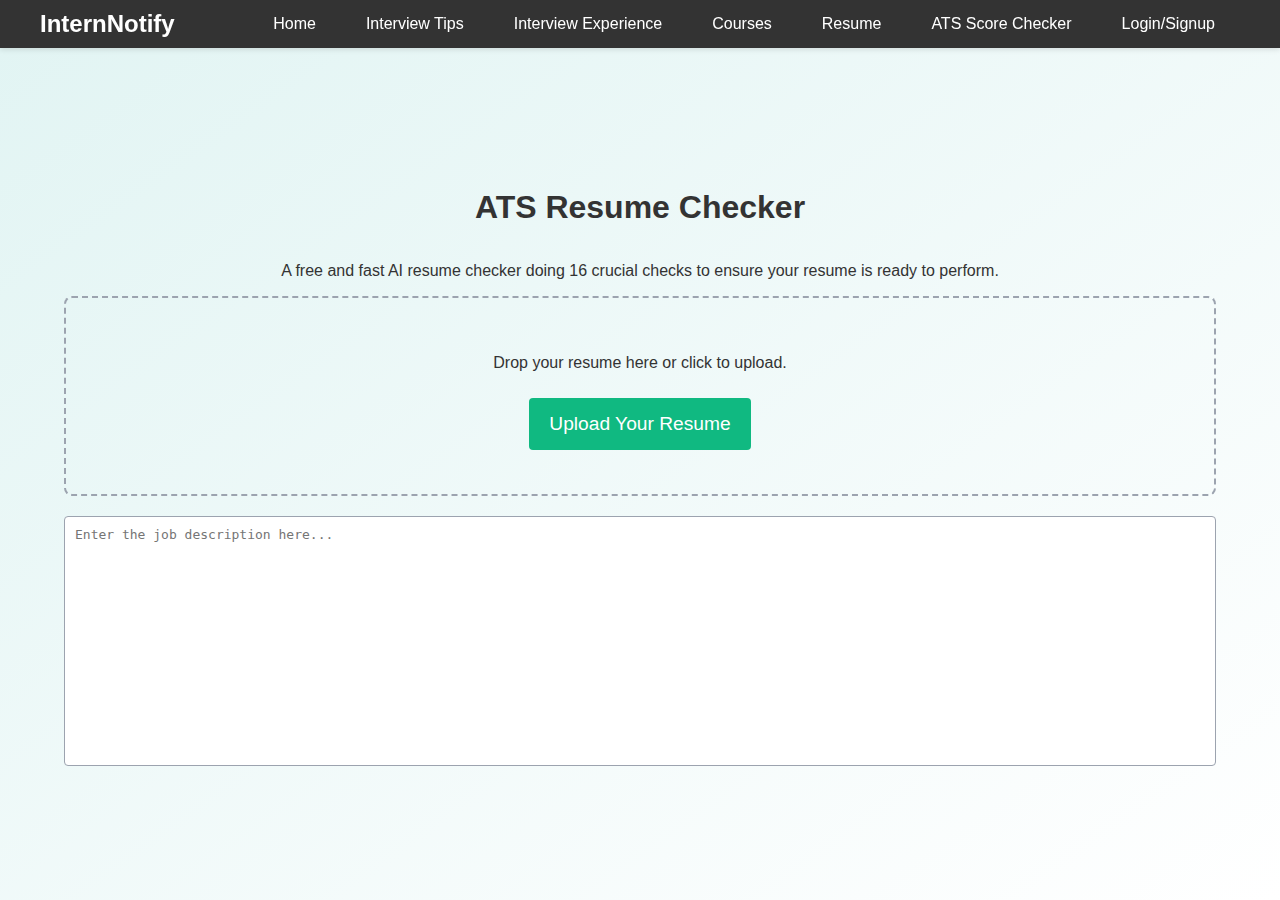
<file: ats score.html>
<!DOCTYPE html>
<html lang="en">
<head>
    <meta charset="UTF-8">
    <meta name="viewport" content="width=device-width, initial-scale=1.0">
    <title>ATS Resume Checker</title>
    <link rel="stylesheet" href="style.css">
    <style>
        * {
            box-sizing: border-box;
        }

        body {
            margin: 0;
            font-family: Arial, sans-serif;
            background: linear-gradient(to bottom right, #E1F4F3, #FFFFFF);
            height: 100vh; /* Full height */
            display: flex;
            justify-content: center;
            align-items: center;
            animation: fadeIn 1s;
            flex-direction: column; /* Align items in a column */
        }

        @keyframes fadeIn {
            from {
                opacity: 0;
            }
            to {
                opacity: 1;
            }
        }

        h1 {
            color: #333333;
            margin-bottom: 20px;
            text-align: center; /* Center title */
            font-size: 2em; /* Responsive font size */
        }

        .drop-area {
            border: 2px dashed #9ca3af;
            border-radius: 8px;
            padding: 40px; /* Increased padding for a bigger drop area */
            cursor: pointer;
            transition: background 0.3s, border-color 0.3s;
            margin-bottom: 20px;
            width: 90%; /* Full width */
            text-align: center;
            min-height: 200px; /* Minimum height for the drop area */
        }

        .drop-area:hover {
            background: #f3f4f6;
            border-color: #60a5fa;
        }

        .drop-area.active {
            background: #e0f2fe;
            border-color: #3b82f6;
        }

        input[type="file"] {
            display: none;
        }

        button {
            background-color: #10b981;
            color: white;
            border: none;
            border-radius: 4px;
            padding: 15px 20px; /* Increased padding */
            cursor: pointer;
            transition: background-color 0.3s;
            margin-top: 10px;
            font-size: 1.2em; /* Increased font size */
        }

        button:hover {
            background-color: #059669;
        }

        textarea {
            width: 90%; /* Full width */
            height: 250px; /* Increased height */
            border: 1px solid #9ca3af;
            border-radius: 4px;
            padding: 10px;
            resize: none;
            margin-bottom: 20px;
            transition: border-color 0.3s;
            font-size: 1em; /* Responsive font size */
        }

        textarea:focus {
            border-color: #10b981;
            outline: none;
        }

        #file-info {
            color: #10b981; /* Highlighting the "Selected file:" */
            font-weight: bold;
            margin-top: 10px;
        }

        .ats-score {
            font-size: 2em; /* Bigger size, responsive */
            color: #333333; /* Score color */
            margin-top: 20px;
            text-align: center; /* Center text */
        }

        .tips {
            margin-top: 20px;
            text-align: left; /* Align tips to the left */
            color: #4b5563;
            font-size: 1em; /* Consistent font size for tips */
            max-width: 90%; /* Full width */
        }

        ul {
            list-style-type: disc; /* Bullet points for tips */
            padding-left: 20px; /* Indentation for bullets */
            margin: 0; /* Remove default margin */
        }

        .hidden {
            display: none;
        }

        /* Media queries for responsiveness */
        @media (max-width: 768px) {
            h1 {
                font-size: 1.5em; /* Smaller font size for smaller screens */
            }

            .ats-score {
                font-size: 1.5em; /* Smaller score size */
            }

            button {
                padding: 10px; /* Reduce button padding */
            }

            textarea {
                height: 200px; /* Reduce height for smaller screens */
            }
        }









        body {
            margin: 0;
            font-family: Arial, sans-serif;
            background: linear-gradient(to bottom right, #E1F4F3, #FFFFFF);
            height: 100vh; /* Full height */
            display: flex;
            justify-content: center;
            align-items: center;
            animation: fadeIn 1s;
            flex-direction: column; /* Align items in a column */
            padding-top: 80px; /* Add space at the top to account for the fixed header */
        }

        header {
            background-color: #333333;
            padding: 10px 40px;
            width: 100%; /* Full width */
            position: fixed; /* Fix it to the top */
            top: 0;
            left: 0;
            z-index: 1000; /* Ensure it's always above other elements */
            box-shadow: 0 2px 5px rgba(0, 0, 0, 0.1); /* Optional: add a subtle shadow */
        }

        .nav-links {
            list-style-type: none;
            padding: 0;
            margin: 0;
            display: flex;
            justify-content: flex-end; /* Align links to the right */
            width: 100%;
        }

        header .logo {
            color: #FFFFFF;
            font-size: 24px;
            font-weight: bold;
            justify-content: center;
            margin-right: auto; /* Push the logo to the left */
        }

        .nav-links li {
            margin: 0 15px;
        }

        .nav-links li a {
            color: #FFFFFF;
            text-decoration: none;
            font-weight: 500;
            padding: 10px;
        }

        .nav-links li a:hover {
            color: #60a5fa; /* Change text color on hover */
        }

        /* Responsive adjustments */
        @media (max-width: 768px) {
            header {
                padding: 10px 20px;
            }

            .nav-links li {
                margin: 0 5px;
            }
        }






       


    </style>
</head>
<body>
    <header>
        <div class="header-content">
            <div class="logo">InternNotify</div>
            <nav>
                <ul class="nav-links">
                    <li><a href="index.html">Home</a></li>
                    <li><a href="interviewtips.html">Interview Tips</a></li>
                    <li><a href="https://www.geeksforgeeks.org/experienced-interview-experiences-company-wise/?ref=ml_lbp">Interview Experience</a></li>
                    <li><a href="courses.html">Courses</a></li>
                    <li><a href="resume-template.html">Resume</a></li>
                    <li><a href="ats score.html" target="_blank">ATS Score Checker</a></li>
                    <li><a href="login.html">Login/Signup</a></li>
                </ul>
            </nav>
        </div>
    </header>

    <h1>ATS Resume Checker</h1>
    <p>A free and fast AI resume checker doing 16 crucial checks to ensure your resume is ready to perform.</p>
    
    <div class="drop-area" id="drop-area">
        <p>Drop your resume here or click to upload.</p>
        <input type="file" id="resume-upload" accept=".pdf,.docx"/>
        <button id="upload-btn">Upload Your Resume</button>
    </div>
    
    <textarea id="job-description" placeholder="Enter the job description here..."></textarea>
    
    <p id="file-info" style="margin-top: 10px;"></p>
    
    <button id="calculate-btn" class="hidden">Get ATS Score</button>

    <div class="tips hidden" id="tips">
        <h2>Tips to Improve Your Resume</h2>
        <ul>
            <li>Use clear and concise language to communicate your skills and experience effectively.</li>
            <li>Tailor your resume to the job description by using relevant keywords and phrases that match the job posting.</li>
            <li>Highlight your achievements with quantifiable metrics, such as percentages or numbers, to demonstrate your impact.</li>
            <li>Keep the layout clean and professional, using consistent formatting for headings, bullet points, and fonts.</li>
            <li>Ensure your contact information is easily accessible and up-to-date.</li>
            <li>Use action verbs to describe your responsibilities and achievements, making your contributions stand out.</li>
            <li>Limit your resume to one page if you're a recent graduate or have less than 10 years of experience.</li>
            <li>Include relevant certifications and training that align with the job you're applying for.</li>
            <li>Proofread your resume for spelling and grammar errors to present a polished image to employers.</li>
            <li>Consider using a professional email address that includes your name rather than a nickname.</li>
        </ul>
        <p id="ats-score" class="ats-score hidden"></p> <!-- Updated class for ATS score -->
    </div>

    <script>
        const dropArea = document.getElementById('drop-area');
        const fileInput = document.getElementById('resume-upload');
        const fileInfo = document.getElementById('file-info');
        const tips = document.getElementById('tips');
        const calculateBtn = document.getElementById('calculate-btn');
        const atsScoreDisplay = document.getElementById('ats-score');
        const jobDescription = document.getElementById('job-description');

        dropArea.addEventListener('click', () => {
            fileInput.click();
        });

        fileInput.addEventListener('change', handleFileUpload);

        dropArea.addEventListener('dragover', (e) => {
            e.preventDefault();
            dropArea.classList.add('active');
        });

        dropArea.addEventListener('dragleave', () => {
            dropArea.classList.remove('active');
        });

        dropArea.addEventListener('drop', (e) => {
            e.preventDefault();
            dropArea.classList.remove('active');
            if (e.dataTransfer.files && e.dataTransfer.files[0]) {
                handleFileUpload({ target: { files: e.dataTransfer.files } });
            }
        });

        document.getElementById('upload-btn').addEventListener('click', () => {
            if (fileInput.files.length > 0) {
                handleFileUpload({ target: { files: fileInput.files } });
            } else {
                alert('Please upload a resume file.');
            }
        });

        calculateBtn.addEventListener('click', () => {
            const atsScore = Math.floor(Math.random() * 101); // Mock ATS score between 0 and 100
            atsScoreDisplay.textContent = `ATS Score: ${atsScore}/100`;
            atsScoreDisplay.classList.remove('hidden');
            tips.classList.remove('hidden'); // Show tips when ATS score is displayed
        });

        function handleFileUpload(event) {
            const file = event.target.files[0];
            if (file) {
                fileInfo.textContent = `Selected file: ${file.name}`;
                calculateBtn.classList.remove('hidden');
            }
        }
    </script>

</body>
</html>
</file>
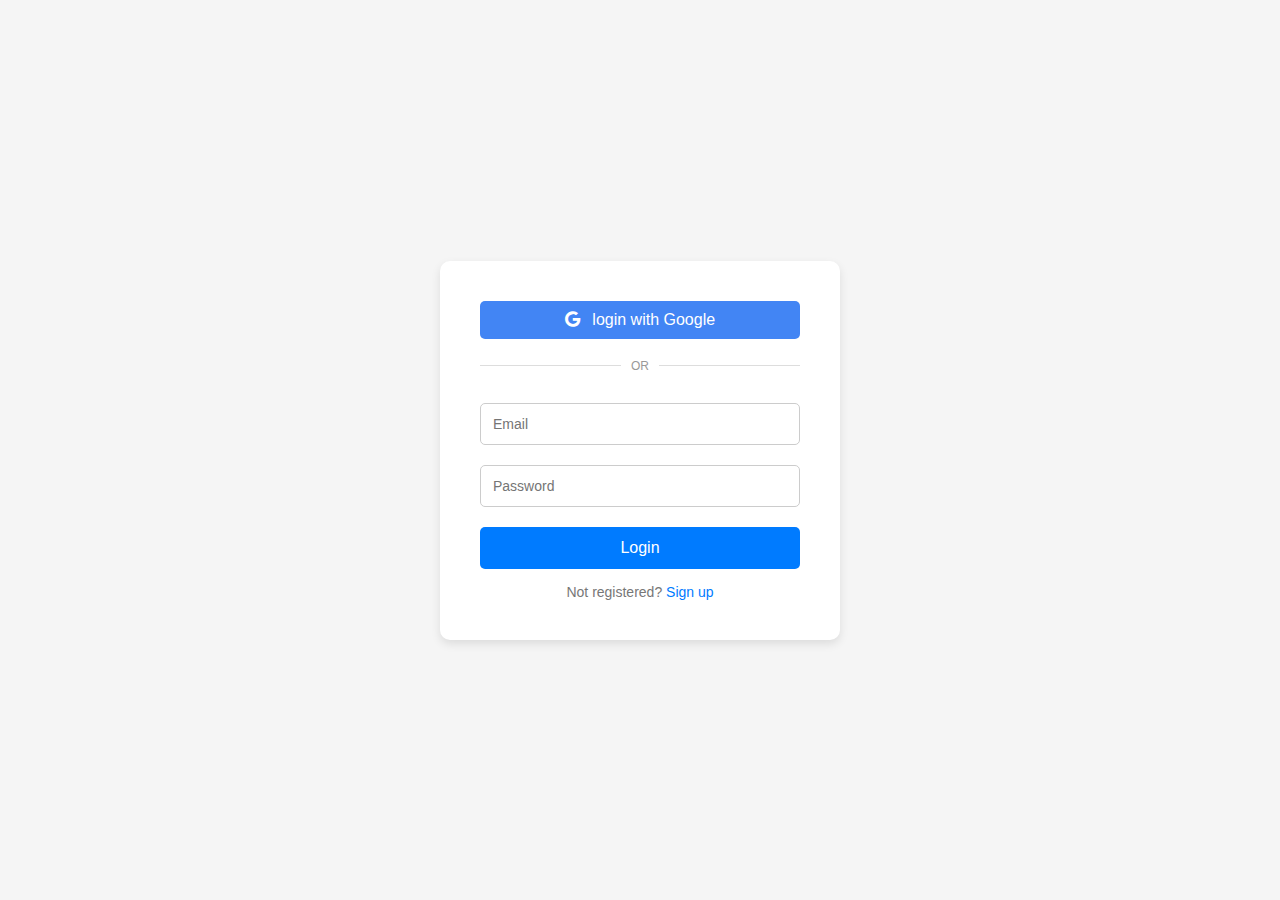
<file: login.html>
<!DOCTYPE html>
<html lang="en">
<head>
    <meta charset="UTF-8">
    <meta name="viewport" content="width=device-width, initial-scale=1.0">
    <title>Login Form</title>
    <link rel="stylesheet" href="https://cdnjs.cloudflare.com/ajax/libs/font-awesome/6.0.0-beta3/css/all.min.css">
    <link rel="stylesheet" href="styles.css">
</head>
<body>
    <div class="container">
        <div class="form-box">
            <!-- Google Login Button -->
            <button class="google-btn">
                <i class="fab fa-google"></i> login with Google
            </button>
            <div class="divider">
                <hr><span>OR</span><hr>
            </div>
            <!-- Login Form -->
            <form action="#" method="POST">
                <input type="email" class="input-field" placeholder="Email" required>
                <input type="password" class="input-field" placeholder="Password" required>
                <button type="submit" class="submit-btn">Login</button>
            </form>
            <div class="already-registered">
                <p>Not registered? <a href="signup.html">Sign up</a></p>
            </div>
            
        </div>
       
    <script src="scripts.js"></script>
</body>
</html>
</file>
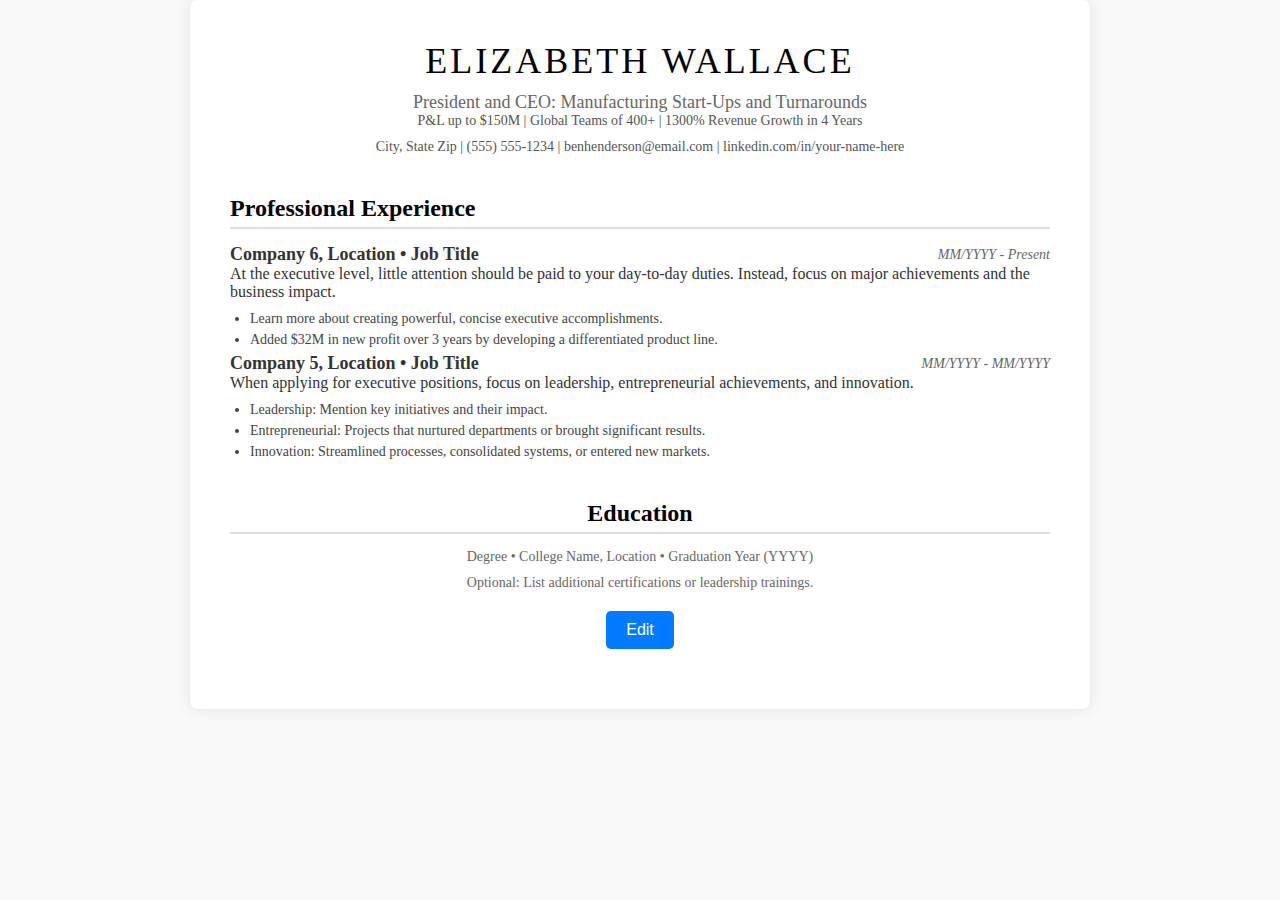
<file: resume.html>
<!DOCTYPE html>
<html lang="en">
<head>
    <meta charset="UTF-8">
    <meta name="viewport" content="width=device-width, initial-scale=1.0">
    <title>Interactive Resume</title>
    <style>
        * {
            margin: 0;
            padding: 0;
            box-sizing: border-box;
        }

        body {
            font-family: 'Georgia', serif;
            background-color: #f9f9f9;
            color: #333;
        }

        .container {
            width: 80%;
            margin: auto;
            background-color: #fff;
            padding: 40px;
            border-radius: 8px;
            box-shadow: 0 0 15px rgba(0, 0, 0, 0.1);
            max-width: 900px;
        }

        header {
            text-align: center;
            margin-bottom: 40px;
        }

        h1 {
            font-size: 36px;
            letter-spacing: 3px;
            color: #000;
            font-weight: normal;
        }

        .position {
            font-size: 18px;
            color: #666;
            margin-top: 10px;
        }

        .summary, .contact {
            font-size: 14px;
            color: #555;
        }

        .contact {
            margin-top: 10px;
        }

        h2 {
            font-size: 24px;
            color: #000;
            margin-bottom: 15px;
            border-bottom: 2px solid #ddd;
            padding-bottom: 5px;
        }

        .job-header {
            display: flex;
            justify-content: space-between;
            align-items: center;
        }

        .job-header h3 {
            font-size: 18px;
            font-weight: bold;
            color: #333;
        }

        .job-header p {
            font-size: 14px;
            font-style: italic;
            color: #666;
        }

        ul {
            margin-top: 10px;
            margin-left: 20px;
        }

        ul li {
            font-size: 14px;
            color: #444;
            margin-bottom: 5px;
        }

        .education {
            margin-top: 40px;
            text-align: center;
        }

        .education p {
            font-size: 14px;
            color: #666;
            margin-bottom: 10px;
        }

        /* Styling for buttons */
        #edit-toggle, #save {
            display: block;
            margin: 20px auto;
            padding: 10px 20px;
            background-color: #007bff;
            color: white;
            border: none;
            border-radius: 5px;
            cursor: pointer;
            font-size: 16px;
        }

        #edit-toggle:hover, #save:hover {
            background-color: #0056b3;
        }
    </style>
</head>
<body>
    <div class="container">
        <header>
            <h1 contenteditable="false">ELIZABETH WALLACE</h1>
            <p class="position" contenteditable="false">President and CEO: Manufacturing Start-Ups and Turnarounds</p>
            <p class="summary" contenteditable="false">P&L up to $150M | Global Teams of 400+ | 1300% Revenue Growth in 4 Years</p>
            <p class="contact" contenteditable="false">City, State Zip | (555) 555-1234 | benhenderson@email.com | linkedin.com/in/your-name-here</p>
        </header>

        <section class="experience">
            <h2>Professional Experience</h2>

            <div class="job" contenteditable="false">
                <div class="job-header">
                    <h3>Company 6, Location • Job Title</h3>
                    <p>MM/YYYY - Present</p>
                </div>
                <p>At the executive level, little attention should be paid to your day-to-day duties. Instead, focus on major achievements and the business impact.</p>
                <ul>
                    <li>Learn more about creating powerful, concise executive accomplishments.</li>
                    <li>Added $32M in new profit over 3 years by developing a differentiated product line.</li>
                </ul>
            </div>

            <div class="job" contenteditable="false">
                <div class="job-header">
                    <h3>Company 5, Location • Job Title</h3>
                    <p>MM/YYYY - MM/YYYY</p>
                </div>
                <p>When applying for executive positions, focus on leadership, entrepreneurial achievements, and innovation.</p>
                <ul>
                    <li>Leadership: Mention key initiatives and their impact.</li>
                    <li>Entrepreneurial: Projects that nurtured departments or brought significant results.</li>
                    <li>Innovation: Streamlined processes, consolidated systems, or entered new markets.</li>
                </ul>
            </div>
        </section>

        <section class="education">
            <h2>Education</h2>
            <p contenteditable="false">Degree • College Name, Location • Graduation Year (YYYY)</p>
            <p contenteditable="false">Optional: List additional certifications or leadership trainings.</p>
        </section>

        <button id="edit-toggle">Edit</button>
        <button id="save" style="display:none;">Save</button>
    </div>

    <script>
        // Select the editable elements
        const editableElements = document.querySelectorAll('[contenteditable]');
        const editToggleButton = document.getElementById('edit-toggle');
        const saveButton = document.getElementById('save');

        // Function to enable edit mode
        function enableEditMode() {
            editableElements.forEach(el => {
                el.setAttribute('contenteditable', 'true');
            });
            editToggleButton.style.display = 'none';
            saveButton.style.display = 'block';
        }

        // Function to disable edit mode and save changes
        function disableEditMode() {
            editableElements.forEach(el => {
                el.setAttribute('contenteditable', 'false');
            });
            editToggleButton.style.display = 'block';
            saveButton.style.display = 'none';
        }

        // Add event listener to buttons
        editToggleButton.addEventListener('click', enableEditMode);
        saveButton.addEventListener('click', disableEditMode);
    </script>
</body>
</html>
</file>
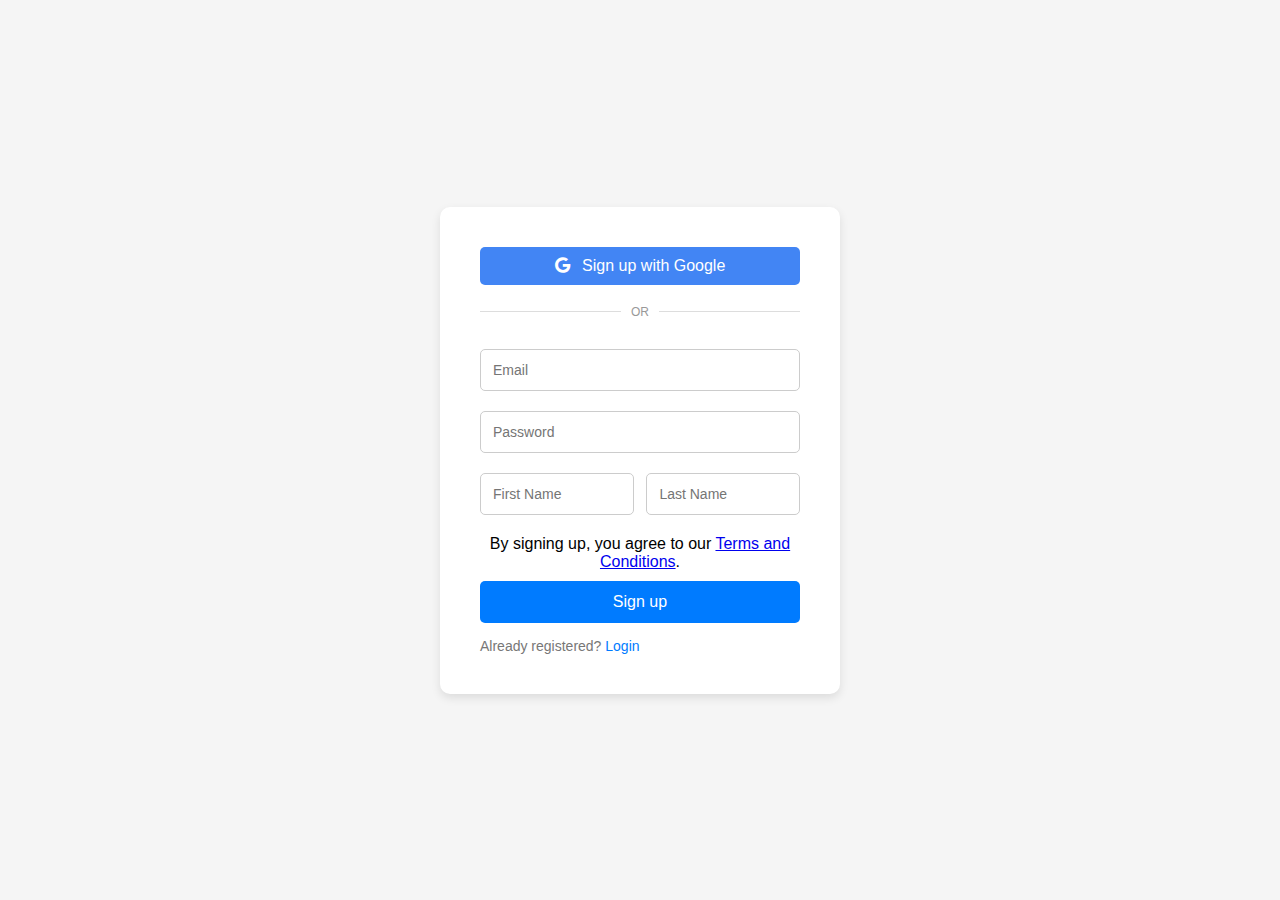
<file: signup.html>
<!DOCTYPE html>
<html lang="en">
<head>
    <meta charset="UTF-8">
    <meta name="viewport" content="width=device-width, initial-scale=1.0">
    <title>Signup Form</title>
    <link rel="stylesheet" href="https://cdnjs.cloudflare.com/ajax/libs/font-awesome/6.0.0-beta3/css/all.min.css">
    <link rel="stylesheet" href="styles.css">
</head>
<body>
    <div class="container">
        <div class="form-box">
            <!-- Google Signup Button -->
            <button class="google-btn">
                <i class="fab fa-google"></i> Sign up with Google
            </button>
            <div class="divider">
                <hr><span>OR</span><hr>
            </div>
            <!-- Signup Form -->
            <form action="#" method="POST">
                <input type="email" class="input-field" placeholder="Email" required>
                <input type="password" class="input-field" placeholder="Password" required>
                <div class="name-fields">
                    <input type="text" class="input-field" placeholder="First Name" required>
                    <input type="text" class="input-field" placeholder="Last Name" required>
                </div>
               <div class="terms"></div>
                    <p>By signing up, you agree to our <a href="#">Terms and Conditions</a>.</p>
                </div>
                <button type="submit" class="submit-btn">Sign up</button>
            </form>
            <div class="already-registered">
                <p>Already registered? <a href="#">Login</a></p> 
            </div>
        </div>
    </div>
    <script src="scripts.js"></script>
</body>
</html>
</file>
<file: style.css>
/* General Styles */
body {
    font-family: Arial, sans-serif;
    background-color: #E1F4F3;
    color: #333;
    margin: 0;
    padding: 0;
    display: flex;
    flex-direction: column;
    min-height: 100vh;
}

/* Header with navigation */
header {
    background-color: #333333;
    padding: 20px;
    display: flex;
    justify-content: space-between;
    align-items: center;
}

header .header-content {
    display: flex;
    justify-content: space-between;
    width: 100%;
    align-items: center;
}

header .logo {
    color: #FFFFFF;
    font-size: 24px;
    font-weight: bold;
}

.nav-links {
    list-style-type: none;
    padding: 0;
    margin: 0;
    display: flex;
}

.nav-links li {
    margin: 0 15px;
}

.nav-links li a {
    color: #FFFFFF;
    text-decoration: none;
    font-weight: 500;
}

/* Main Section with Background Image */
.main-section {
    position: relative;
    height: 70vh;
    display: flex;
    justify-content: center;
    align-items: center;
    color: #fff;
}

.main-section .background-image {
    position: absolute;
    top: 0;
    left: 0;
    width: 100%;
    height: 100%;
    object-fit: cover;
    z-index: -1;
    /* opacity: 0.5; */
}

.background-text h1 {
    font-size: 3em;
    margin-bottom: 10px;
}

.background-text p {
    font-size: 1.2em;
}

/* Search Section */
.search-container {
    display: flex;
    justify-content: center;
    background: transparent;
    padding: 20px;
    border-radius: 8px;
    margin-top: 20px;
}

.search-container input,
.search-container select,
.search-container button {
    padding: 10px;
    margin: 5px;
    font-size: 16px;
}

.search-container input,
.search-container select {
    flex: 2;
    border: none;
    border-radius: 4px;
    box-shadow: 0px 2px 4px rgba(216, 210, 210, 0.1);
}

.search-container button {
    flex: 1;
    background-color: #20a58b;
    color: white;
    border: none;
    border-radius: 4px;
    cursor: pointer;
    transition: background-color 0.3s ease;
}

.search-container button:hover {
    background-color: #1c8a34;
}

/* Footer */
footer {
    background-color: #333333;
    color: white;
    text-align: center;
    padding: 20px;
    margin-top: auto;
}

footer a {
    color: white;
    text-decoration: none;
    margin: 0 10px;
}

footer .social-icons a {
    margin: 0 10px;
    color: white;
    transition: transform 0.3s;
}

footer .social-icons a:hover {
    transform: scale(1.2);
}
</file>
<file: styles.css>
* {
    margin: 0;
    padding: 0;
    box-sizing: border-box;
}

body {
    font-family: Arial, sans-serif;
    background: #f5f5f5;
    display: flex;
    justify-content: center;
    align-items: center;
    height: 100vh;
}

.container {
    width: 100%;
    max-width: 400px;
    background-color: white;
    padding: 40px;
    border-radius: 10px;
    box-shadow: 0 4px 10px rgba(0, 0, 0, 0.1);
}

.form-box {
    text-align: center;
}

.google-btn {
    width: 100%;
    padding: 10px;
    background-color: #4285F4;
    color: white;
    border: none;
    border-radius: 5px;
    font-size: 16px;
    cursor: pointer;
}

.google-btn i {
    margin-right: 8px;
}

.divider {
    display: flex;
    align-items: center;
    margin: 20px 0;
}

.divider hr {
    flex-grow: 1;
    border: none;
    border-top: 1px solid #ddd;
}

.divider span {
    padding: 0 10px;
    color: #999;
    font-size: 12px;
}

.input-field {
    width: 100%;
    padding: 12px;
    margin: 10px 0;
    border: 1px solid #ccc;
    border-radius: 5px;
    font-size: 14px;
}

.name-fields {
    display: flex;
    justify-content: space-between;
}

.name-fields .input-field {
    width: 48%;
}

.terms {
    text-align: left;
    margin: 10px 0;
    font-size: 12px;
    color: #777;
}

.terms a {
    color: #007bff;
    text-decoration: none;
}

.submit-btn {
    width: 100%;
    padding: 12px;
    background-color: #007bff;
    color: white;
    border: none;
    border-radius: 5px;
    font-size: 16px;
    cursor: pointer;
    margin-top: 10px;
}

.already-registered {
    margin-top: 15px;
    font-size: 14px;
    color: #777;
}

.already-registered a {
    color: #007bff;
    text-decoration: none;
}
</file>
